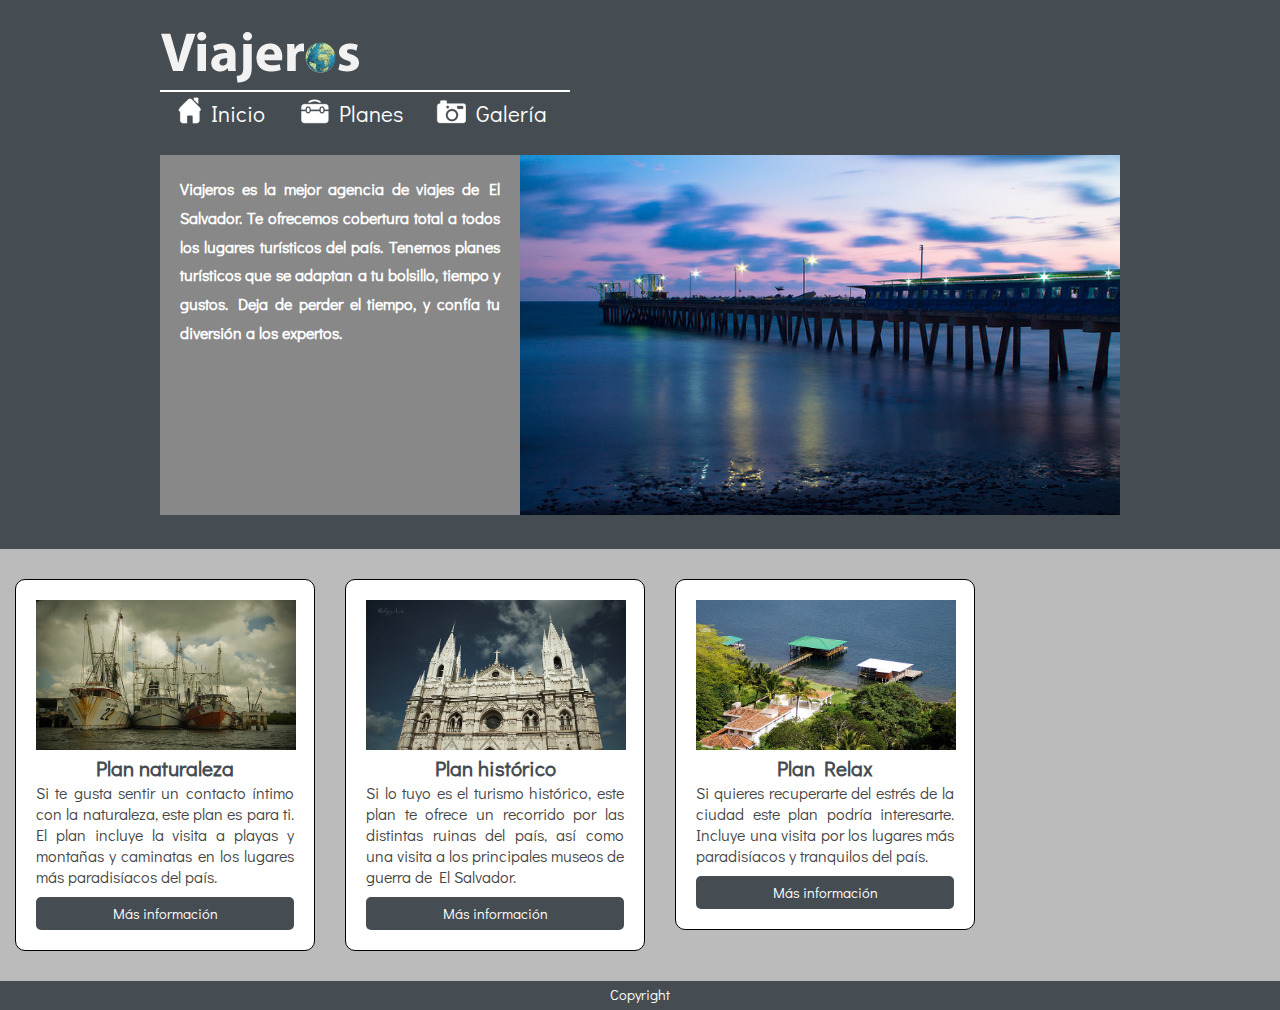
<file: index.html>
<!DOCTYPE html>
<html lang="en">
<head>
    <meta charset="UTF-8">
    <meta name="viewport" content="width=device-width, initial-scale=1.0">
    <title>Viajeros, agencia de viajes</title>
    <link rel="stylesheet" href="css/fijo.css">
    <link rel="stylesheet" href="css/menú.css">
</head>
<body>
    <section id="superior">
        <div id="encabezado">
            <nav>
                <img src="img/turismo/logoViajeros.png" alt="Logo viajeros" width="200" height="54" id="logo">
                <ul>
                    <li><a href="index.html" id="inicio">Inicio</a></li>
                    <li><a href="planes.html" id="planes">Planes</a></li>
                    <li><a href="galeria.html" id="galeria">Galería</a></li>
                </ul>
                
            </nav>
            <div id="imgDesc"></div>
                <img src="img/turismo/puerto_la_libertad.jpg" alt="Imagen principal" width="600" height="360">
                <div id="descripcion">
                    <p>Viajeros es la mejor agencia de viajes de El Salvador. Te ofrecemos cobertura total a todos los lugares turísticos del país. Tenemos planes turísticos que se adaptan a tu bolsillo, tiempo y gustos. Deja de perder el tiempo, y confía tu diversión a los expertos.</p>
                </div>
            </div>
        </div>

        </div>
    </section>
    
    <section id="contenido"></section>
        
        <div class="plan">
            <img src="img/turismo/puerto_triunfo.jpg" alt="Plan naturaleza" width="260" height="150">
            <h1>Plan naturaleza</h1>
            Si te gusta sentir un contacto íntimo con la naturaleza, este plan es para ti. El plan incluye la visita a playas y montañas y caminatas en los lugares más paradisíacos del país.
            <p class="boton"><a href="planes.html#galeriaNaturaleza">Más información</a></p>
        </div>

        <div class="plan">
            <img src="img/turismo/santa_ana.jpg" alt="Plan historico" width="260" height="150">
            <h1>Plan histórico</h1>
            Si lo tuyo es el turismo histórico, este plan te ofrece un recorrido por las distintas ruinas del país, así como una visita a los principales museos de guerra de El Salvador.
            <p class="boton"><a href="planes.html#galeriaHistorico">Más información</a></p>
        </div>

        <div class="plan">
            <img src="img/turismo/planRelax.jpg" alt="Plan relax" width="260" height="150">
            <h1>Plan Relax</h1>
            Si quieres recuperarte del estrés de la ciudad este plan podría interesarte. Incluye una visita por los lugares más paradisíacos y tranquilos del país.
            <p class="boton"><a href="planes.html#galeriaRelax">Más información</a></p>
        </div>
    </section>
    
    <footer>
        Copyright
    </footer>
    
</body>
</html>
</file>
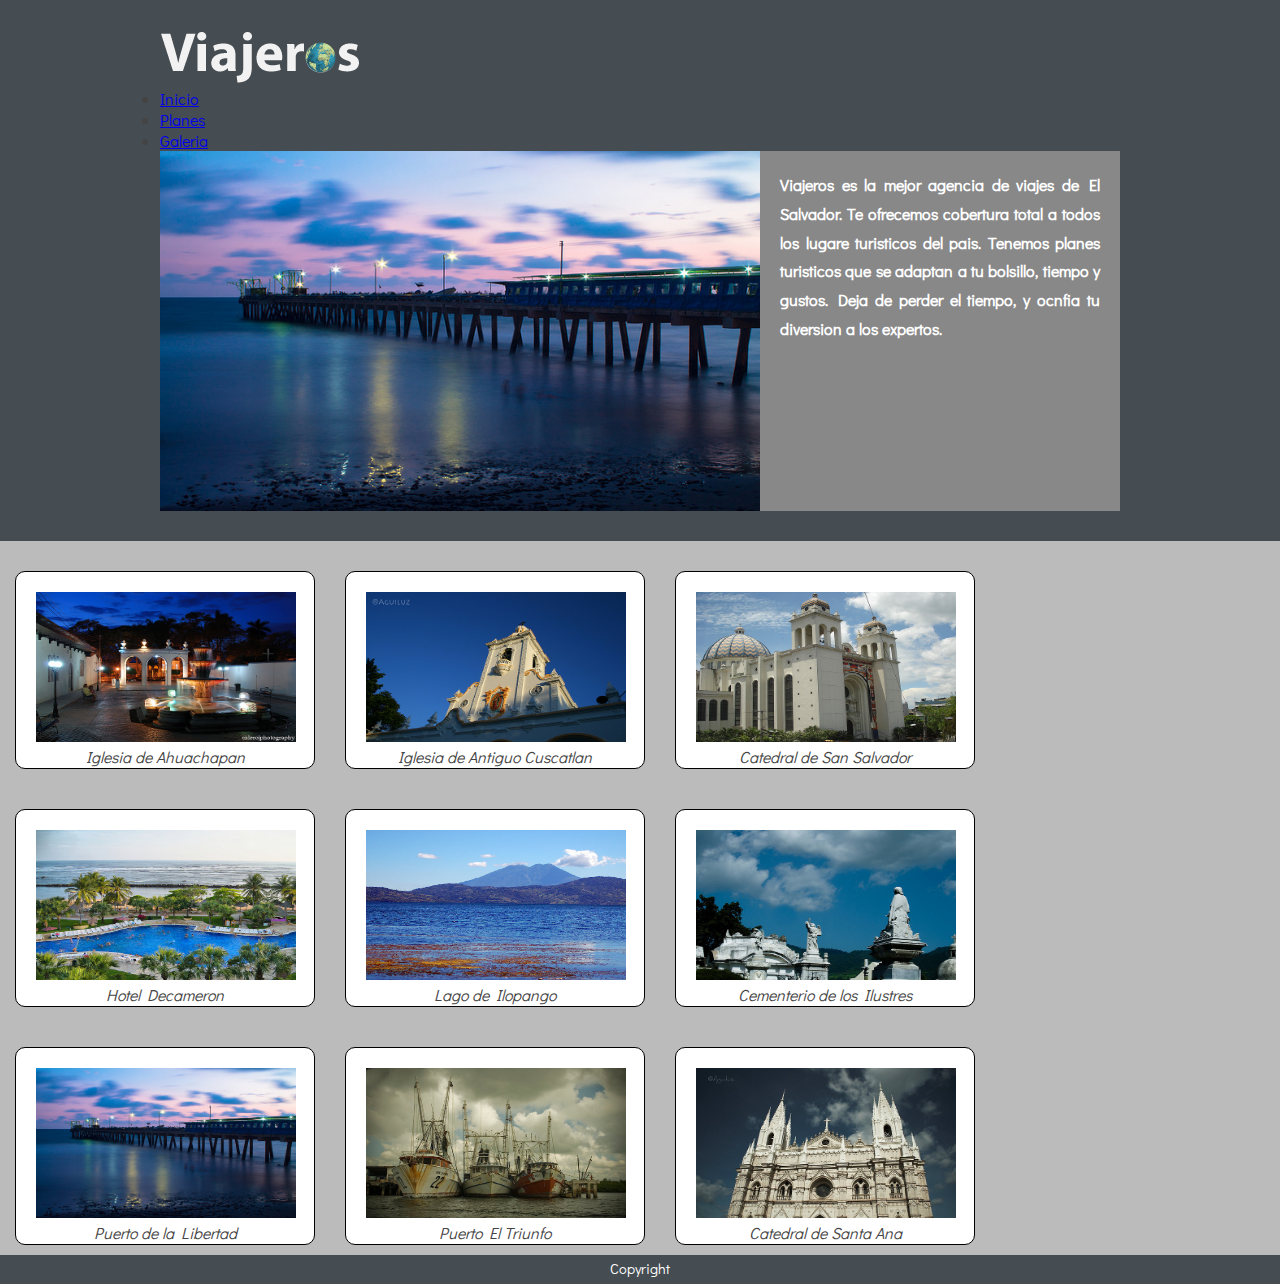
<file: galeria.html>
<!DOCTYPE html>
<html lang="en">
<head>
    <meta charset="UTF-8">
    <meta name="viewport" content="width=device-width, initial-scale=1.0">
    <title>Viajeros, agencia de viajes</title>
<link rel="stylesheet" href="css/fijo.css">

</head>
<body>

    <section id="superior">
        <div id="encabezado">
            <nav>
                <img src="img/turismo/logoViajeros.png" alt="Logo viajeros" width="200" height="54" id="logo">
                <ul>
                    <li><a href="index.html" id="inicio">Inicio</a></li>
                    <li><a href="planes.html" id="planes">Planes</a></li>
                    <li><a href="galeria.html" id="galeria">Galeria</a></li>
                </ul>
            </nav>
            <div id="imgDesc">
                <img src="img/turismo/puerto_la_libertad.jpg" alt="Imagen principal" width="600" height="360">
                <div id="descripcion">
                    <p>Viajeros es la mejor agencia de viajes de El Salvador. Te ofrecemos cobertura total a todos los lugare turisticos del pais. Tenemos planes turisticos que se adaptan a tu bolsillo, tiempo y gustos. Deja de perder el tiempo, y ocnfia tu diversion a los expertos.
                    </p>
                </div>
            </div>
        </div>
    </section>
    <div id="galeria">
        <div class="plan">
            <img src="img/turismo/ahuachapan2.jpg" alt="Ahuachapan" width="260" height="150">
            <p>Iglesia de Ahuachapan</p>
        </div>
        <div class="plan">
            <img src="img/turismo/antiguo_cuscatlan.jpg" alt="Antiguo Cuscatlan" width="260"
            height="150">
         <p>Iglesia de Antiguo Cuscatlan</p>
        </div>

        <div class="plan">
            <img src="img/turismo/catedral.jpg" alt="Catedral de San Salvador" width="260" height="150">
            <p>Catedral de San Salvador</p>
        </div>

        <div class="plan">
            <img src="img/turismo/decameron.jpg" alt="Hotel Decameron" width="260" height="150">
            <p>Hotel Decameron</p>
        </div>

        <div class="plan">
            <img src="img/turismo/lago_ilopango.jpg" alt="Lago de Ilopango" width="260" height="150">
            <p>Lago de Ilopango</p>
        </div>

        <div class="plan">
            <img src="img/turismo/los_ilustres.jpg" alt="Cementerio de los Ilustres" width="260" height="150">
            <p>Cementerio de los Ilustres</p>
        </div>
        <div class="plan">
            <img src="img/turismo/puerto_la_libertad.jpg" alt="Puerto de la Libertad" width="260" height="150">
            <p>Puerto de la Libertad</p>
        </div>
        <div class="plan">
            <img src="img/turismo/puerto_triunfo.jpg" alt="Puerto El Triunfo" width="260" height="150">
            <p>Puerto El Triunfo</p>
        </div>

        <div class="plan">
            <img src="img/turismo/santa_ana.jpg" alt="Catedral de Santa Ana" width="260" height="150">
            <p>Catedral de Santa Ana</p>
        </div>
    </div>



    <footer>
        Copyright
    </footer>
    
</body>
</html>
</file>
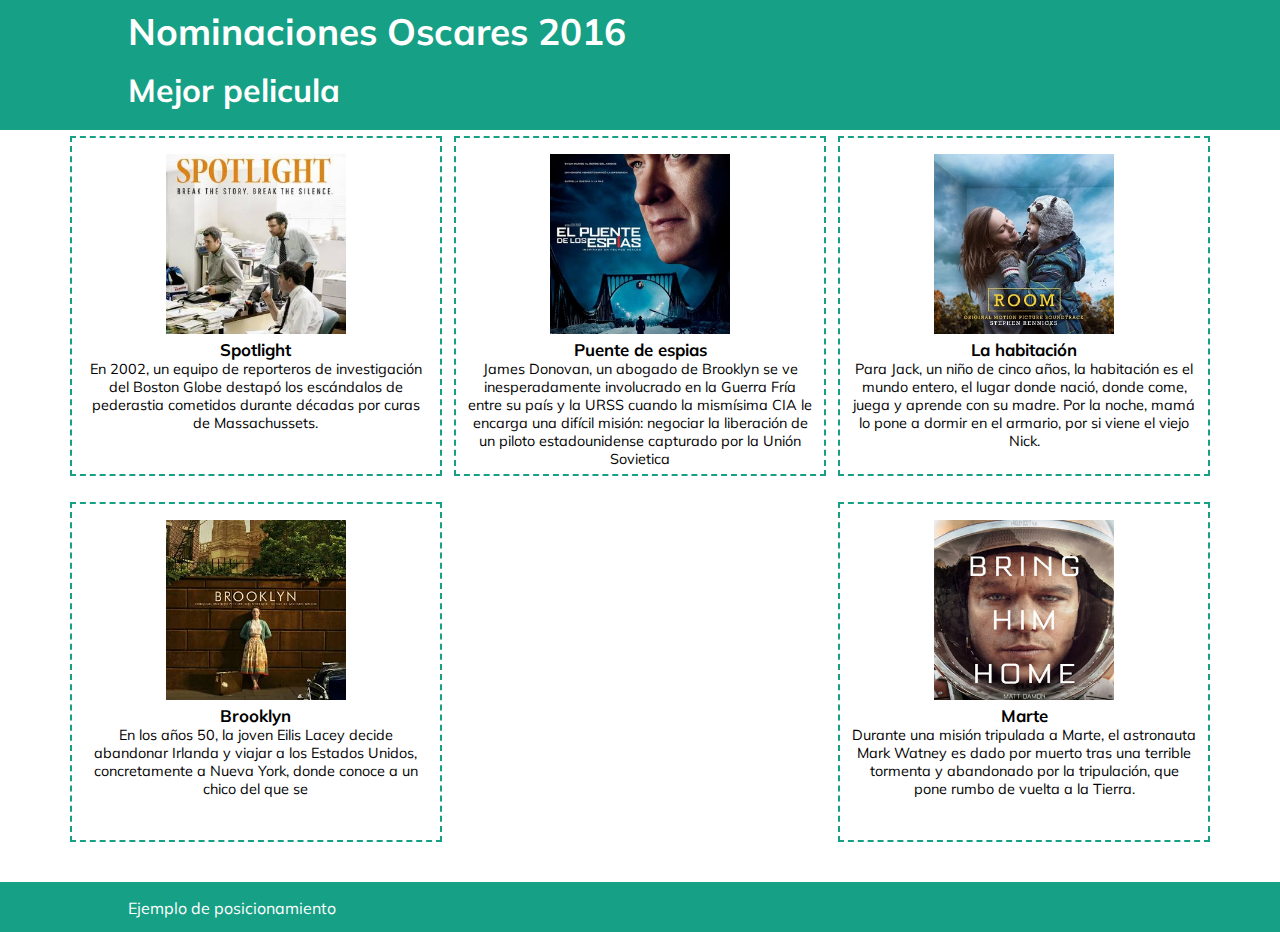
<file: oscares.html>
<!DOCTYPE html>
<html lang="en">
<head>
    <meta charset="UTF-8">
    <title>Nominaciones mejor pelicula</title>
    <link rel="stylesheet" href="css/styles.css">
</head>
<body>

<header>
    <div>
    <h1>Nominaciones Oscares 2016</h1>
    <h2>Mejor pelicula</h2>
    </div>
        </header>
    <section>
        <article>
            <img src="img/spotlight.jpg" alt="">
            <h3>Spotlight</h3>
            <p>En 2002, un equipo de reporteros de investigación del Boston Globe destapó los escándalos de pederastia cometidos durante décadas por curas de Massachussets.</p>
        </article>
    <article>    
            <img src="img/renacido.jpg" alt="">
            <h3>El renacido</h3>
            <p> En las profundidades de la América salvaje, el explorador Hugh Glass participa junto a su hijo mestizo Hawk en una expedición de tramperos que recolecta pieles.
    Glass resulta gravemente herido por el ataque de un oso y es abandonado a su
    suerte por un traicionero miembro de su equipo, John Fitzgerald.</p> 
    </article>    
    <article>
            <img src="img/espias.jpg" alt="">
            <h3>Puente de espias</h3>
            <p>James Donovan, un abogado de Brooklyn se ve inesperadamente involucrado en la
    Guerra Fría entre su país y la URSS cuando la mismísima CIA le encarga una difícil misión: negociar la liberación de un piloto estadounidense capturado por la Unión Sovietica</p>
    </article>    
    <article>
            <img src="img/room.jpg" alt="">
            <h3>La habitación</h3>
            <p>Para Jack, un niño de cinco años, la habitación es el mundo entero, el lugar donde nació, donde come, juega y aprende con su madre. Por la noche, mamá lo pone a dormir en el armario, por si viene el viejo Nick.</p>
    </article>
    <article>
    <img src="img/brooklyn.jpg" alt="">
    <h3>Brooklyn</h3>
    <p>En los años 50, la joven Eilis Lacey decide abandonar Irlanda y viajar a los Estados Unidos, concretamente a Nueva York, donde conoce a un chico del que se
    </article>
    <article>
            <img src="img/marte.jpg" alt="">
            <h3>Marte</h3>
    <p>Durante una misión tripulada a Marte, el astronauta Mark Watney es dado por muerto tras una terrible tormenta y abandonado por la tripulación, que pone rumbo de vuelta a la Tierra.</p>
    </article>
</section>
<footer>
    <div>
        Ejemplo de posicionamiento
    </div>
</footer>
    
    
</body>
</html>
</file>
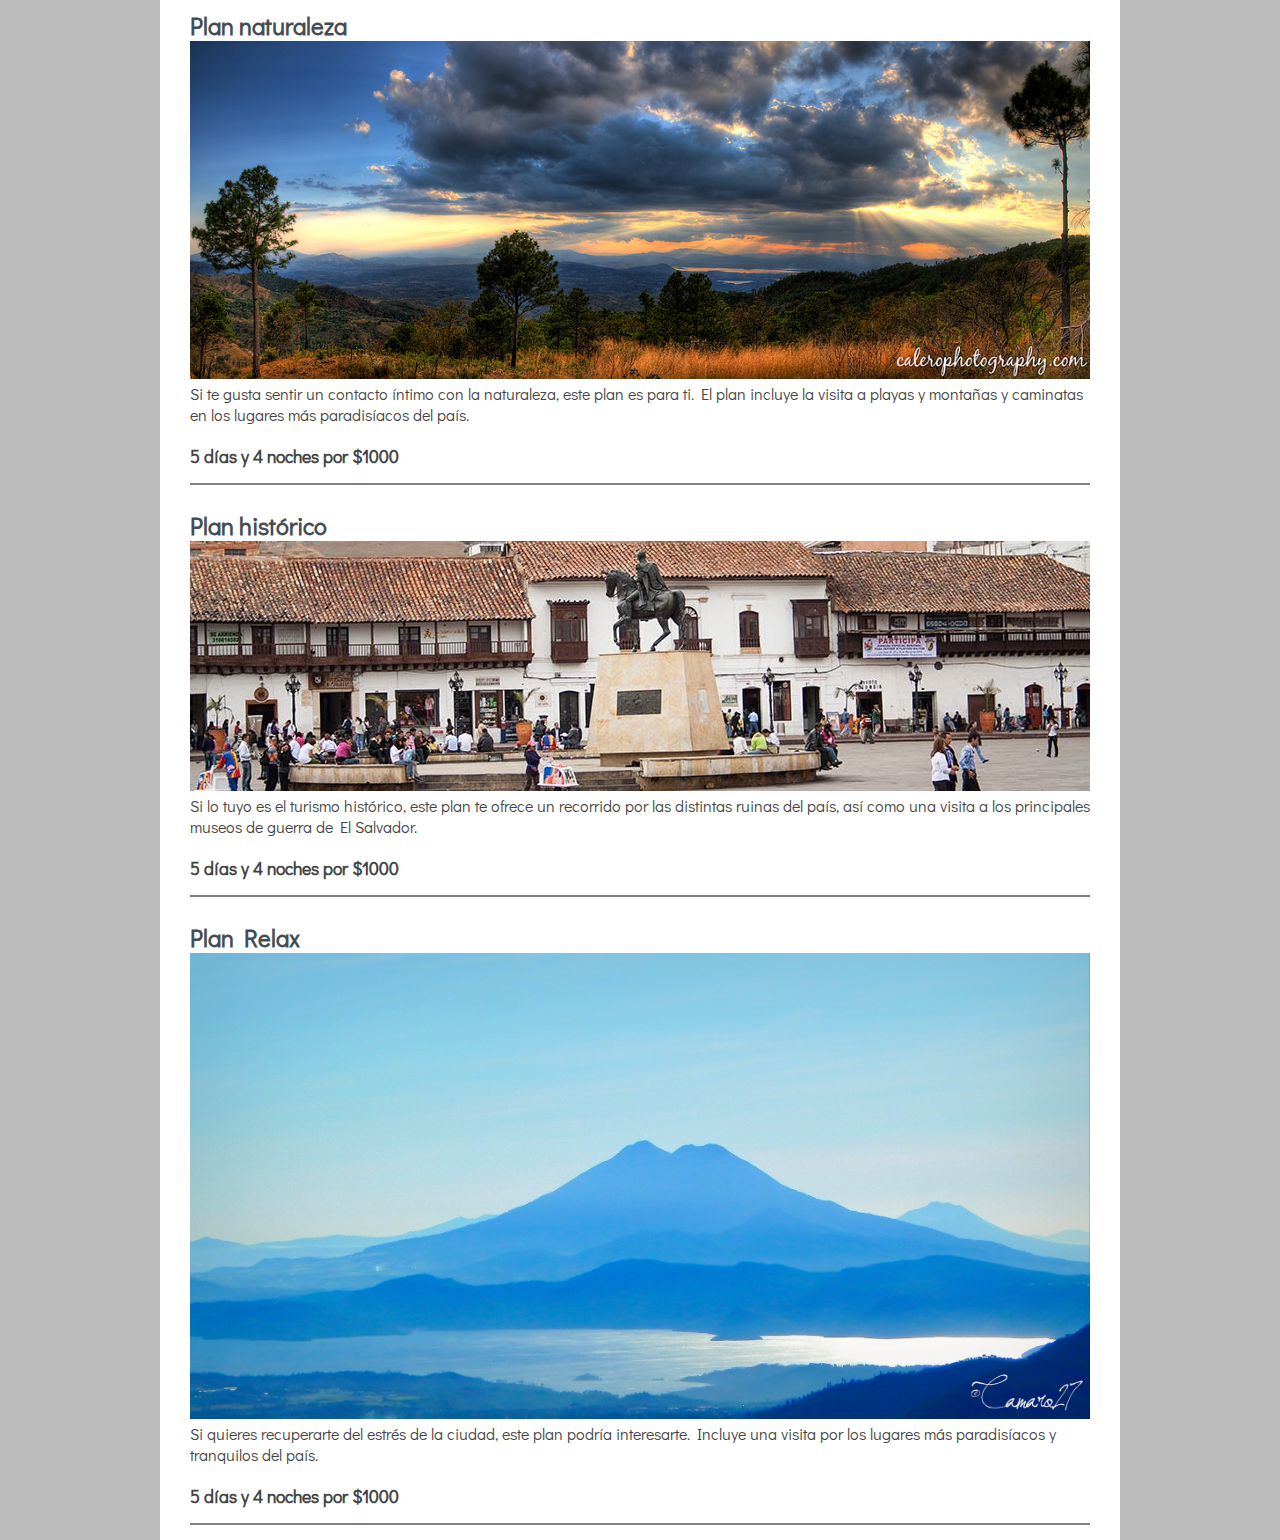
<file: planes.html>
<!DOCTYPE html>
<html lang="en">
<head>
    <meta charset="UTF-8">
    <meta name="viewport" content="width=device-width, initial-scale=1.0">
    <title>Document</title>
    <link rel="stylesheet" href="css/fijo.css">
</head>
<body>
    


<div class="planes" id="galeriaNaturaleza">
    <h1>Plan naturaleza</h1>
    <img src="img/turismo/galeriaNaturaleza.jpg" alt="Plan naturaleza" width="900">
    <p>Si te gusta sentir un contacto íntimo con la naturaleza, este plan es para ti. El plan incluye la visita a playas y montañas y caminatas en los lugares más paradisíacos del país.</p>
    <p class="precio">5 días y 4 noches por $1000</p>
</div>

<div class="planes" id="galeriaHistorico">
    <h1>Plan histórico</h1>
    <img src="img/turismo/galeriaHistorico.jpg" alt="Plan Histórico" width="900">
    <p>Si lo tuyo es el turismo histórico, este plan te ofrece un recorrido por las distintas ruinas del país, así como una visita a los principales museos de guerra de El Salvador.</p>
    <p class="precio">5 días y 4 noches por $1000</p>
</div>

<div class="planes" id="galeriaRelax">
    <h1>Plan Relax</h1>
    <img src="img/turismo/galeriaRelax.jpg" alt="Plan relax" width="900">
    <p>Si quieres recuperarte del estrés de la ciudad, este plan podría interesarte. Incluye una visita por los lugares más paradisíacos y tranquilos del país.</p>
    <p class="precio">5 días y 4 noches por $1000</p>
</div>

</body>
</html>
</file>
<file: css/fijo.css>
@import url(http://fonts.googleapis.com/css?family=Didact+Gothic);

*{
    font-family: 'Didact Gothic', sans-serif;
    margin: 0;
    padding: 0;
}


body{
    margin: 0px;
    background-color: #BBB;
    color: #444;
}

h1{
    font-size: 1.3em;
    text-align: center;
    color: #464d52;
}

#superior{
    width: 100%;
    padding: 30px 0px;
    background-color: #464d52;
    overflow: hidden;
}

#encabezado{
    margin: 0px auto;
    width: 960px;
}

#descripcion{
    width: 360px;
    height: 360px;
    background-color: #888;
    float: left;
}

#descripcion p{
    margin: 20px;
    color: white;
    font-weight: bold;
    line-height: 180%;
    text-align: justify;
}

#superior div#imgDesc{
    float: left;
    display: flex;

}

#contenido{
    width: 960px;
    margin: 0px auto;
    clear: left;
}

footer{
    text-align: center;
    margin: 0;
    font-size: 0.9em;
    line-height: 2;
    clear: both;
    background-color: #464d52;
    color: white;
    width: 100%;
}

.plan{
    width: 258px;
    padding: 20px;
    background-color: white;
    margin: 30px 15px;
    border: solid 1px black;
    border-radius: 10px;
    float: left;
    text-align: justify;
}

#contenido div:nth-child(3n+1){
    margin-left: 0px;
}

#contenido div:nth-child(3n){
    margin-right: 0px;
}

.boton{
    background-color: #464d52;
    padding: 7px;
    border-radius: 5px;
    color: white;
    margin-top: 10px;
    font-size: 0.9em;
    text-align: center;
    vertical-align: middle;
    cursor: pointer;
}

.boton:hover{
    background: #5077c7;
}

.boton a{
    text-decoration: none;
    color: white;
    width: 100%;
    display: block;
}

.planes{
    width: 900px;
    background: white;
    padding: 10px 30px;
    margin: auto;
}

.planes h1{
    text-align: left;
    font-size: 1.5em;
}

.planes .precio{
    font-size: 1.1em;
    margin: 20px 0px 5px;
    padding-bottom: 15px;
    border-bottom: solid 2px grey;
    font-weight: bold;
}

#galeria .plan p{
    text-align: center;
    font-style: italic;
}

#galeria .plan{
    font-size: 1em;
    margin-bottom: 10px;
    padding-bottom: 1px;
    border: solid 1px black;
    border-radius: 10px;
}
</file>
<file: css/menú.css>
nav{
    width: 960px;
    font-size: 1.4em;

}

nav ul{
    list-style: none;
    margin: 0px 0px 65px 0px;
}

nav ul li{
    float: left;
    margin: 0px;
    padding: 10px 0 px 0px 0px;
    border-top: solid 2px white;
}

nav ul li a{
    text-decoration: none;
    padding: 0.3em 0.5em;
    margin: 0em 0.5em;
    display: block;
    color: white;
}

nav ul li a:hover{
    color: #AAA;
    transform: scale(1.25);

}

nav ul li a#inicio{
    background: url(../img/turismo/home.png) no-repeat 0px 3px;
    padding-left: 40px;
}

nav ul li a#planes{
    background: url(../img/turismo/planes.png) no-repeat 0px 3px;
    padding-left: 40px;
}

nav ul li a#galeria{
    background: url(../img/turismo/galeria.png) no-repeat 0px 3px;
    padding-left: 40px;
}
</file>
<file: css/styles.css>
@import url(https://fonts.googleapis.com/css?family=MuLi);

* {
    margin: 0;
    padding: 0;
}

body {
    font-family: 'Muli', sans-serif;
    text-align: justify;
}

header {
    background: #16A085;
    height: 130px;
    overflow: hidden;
  
}

footer{
    margin-top:20px;
    background: #16A085;
    height: 50px;
}

footer div{
    padding-top: 1rem;
}


header div, footer div {
    width: 80%;
    margin: 0 auto;
    color: white;
}

h1 {
    font-size: 2.3rem;
    margin-bottom: 1rem;
    padding-top: 0.5rem;
}

h2 {
    font-size: 2rem;
}

section {
    margin: 0 auto;
    width: 90%;
    display: flex; 
    flex-wrap: wrap; 
    justify-content: space-between; 
    overflow: hidden;
}

section article {
    text-align: center;
    font-size: 0.9rem;
    height: 340px;
    width: 32.33%;  
    margin: 0.5%;
    margin-bottom: 20px;
    border: 2px dashed #16A085;
    padding:  1%;
    box-sizing: border-box;
    overflow: hidden;
}

section article:nth-child(2){
    background-color:rgba(70,130,180,0.9);
    position: static;
    left: 100px;
    top: 50px;
    display: none;
}


section article img {
    height: 180px;
    max-width: 80%;
    margin: 5px auto;
    display: block; /*se utiliza display none para eliminar completamente el elemento y asi se mueven todos los demas, en cambio si solo se utiliza visibility hidden, no se elimina ,solo se oculta.*/
}
</file>
